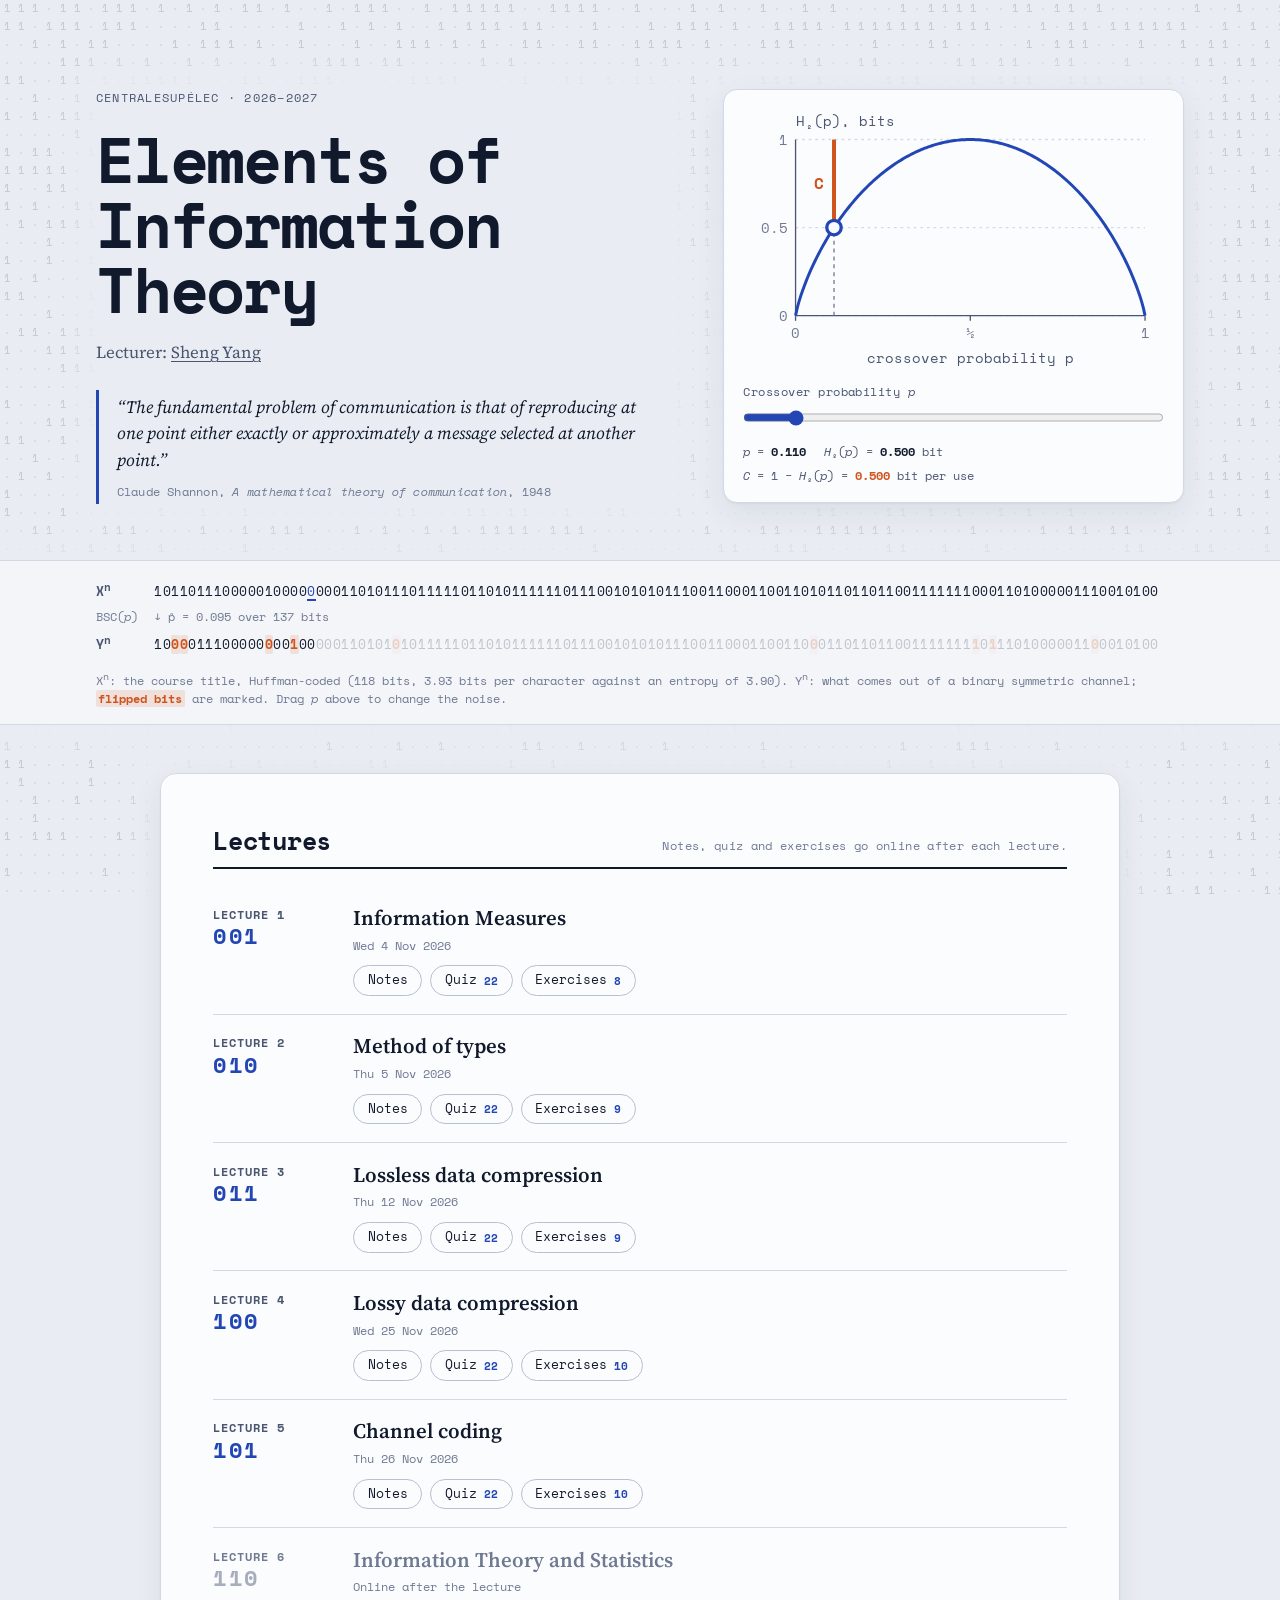
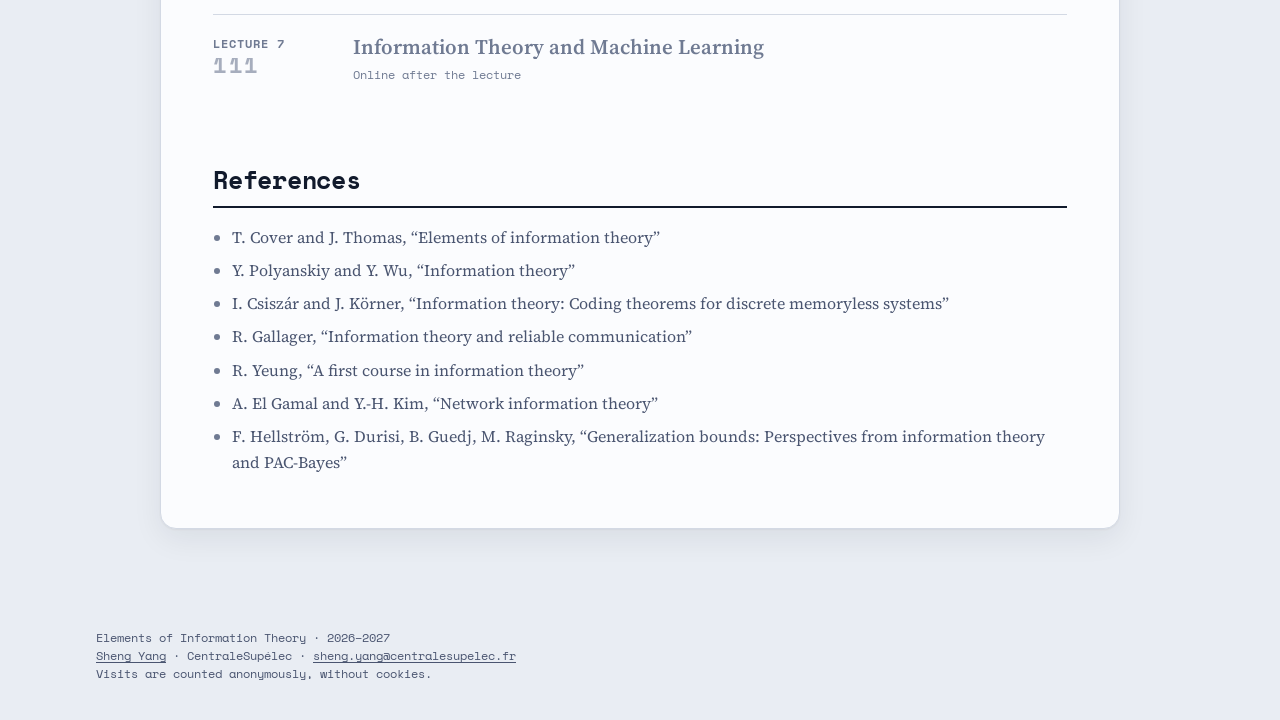
<file: docs/index.html>
<!doctype html>
<html lang="en">
<head>
<meta charset="utf-8">
<meta name="viewport" content="width=device-width, initial-scale=1, viewport-fit=cover">
<title>Elements of Information Theory</title>
<meta name="description" content="Elements of Information Theory: lecture notes, quizzes and exercises.">
<link rel="icon" href="assets/favicon.svg" type="image/svg+xml">
<link rel="preconnect" href="https://fonts.googleapis.com">
<link rel="preconnect" href="https://fonts.gstatic.com" crossorigin>
<link rel="stylesheet" href="https://fonts.googleapis.com/css2?family=Source+Serif+4:ital,opsz,wght@0,8..60,400;0,8..60,600;1,8..60,400&amp;family=Space+Mono:ital,wght@0,400;0,700;1,400&amp;display=swap">
<link rel="stylesheet" href="assets/style.css">

<script defer src="assets/site.js"></script>
<script defer src="https://bit2noisy-telemetry.sheng-yang-e9e.workers.dev/v.js" data-site="it"></script>

</head>
<body>
<canvas id="bitfield" aria-hidden="true"></canvas>
<div class="page page-home">

<header class="hero">
  <div class="wrap hero-grid">
    <div class="hero-text" data-quiet>
      <p class="eyebrow">CentraleSupélec &middot; 2026–2027</p>
      <h1>Elements of Information Theory</h1>
      <p class="byline">Lecturer: <a href="https://l2s.centralesupelec.fr/u/yang-sheng/">Sheng Yang</a></p>
      <blockquote class="shannon"><p>&ldquo;<em>The fundamental problem of communication is that of reproducing at one point either exactly or approximately a message selected at another point.</em>&rdquo;</p><footer>Claude Shannon, <cite>A mathematical theory of communication</cite>, 1948</footer></blockquote>
    </div>
    <figure class="h2-widget" data-h2>
      <svg class="h2-chart" viewBox="0 0 320 200" role="img" aria-label="Binary entropy function H2(p) with the current crossover probability marked" data-x0="40" data-x1="306" data-y0="158" data-y1="24">
  <line class="tick" x1="40.0" y1="158.0" x2="40.0" y2="162.0"/>
  <text class="tick-label" x="40.0" y="175.0" text-anchor="middle">0</text>
  <line class="tick" x1="173.0" y1="158.0" x2="173.0" y2="162.0"/>
  <text class="tick-label" x="173.0" y="175.0" text-anchor="middle">½</text>
  <line class="tick" x1="306.0" y1="158.0" x2="306.0" y2="162.0"/>
  <text class="tick-label" x="306.0" y="175.0" text-anchor="middle">1</text>
  <line class="grid" x1="40.0" y1="158.0" x2="306.0" y2="158.0"/>
  <text class="tick-label" x="34.0" y="162.0" text-anchor="end">0</text>
  <line class="grid" x1="40.0" y1="91.0" x2="306.0" y2="91.0"/>
  <text class="tick-label" x="34.0" y="95.0" text-anchor="end">0.5</text>
  <line class="grid" x1="40.0" y1="24.0" x2="306.0" y2="24.0"/>
  <text class="tick-label" x="34.0" y="28.0" text-anchor="end">1</text>
  <line class="axis" x1="40" y1="158" x2="306" y2="158"/>
  <line class="axis" x1="40" y1="158" x2="40" y2="24"/>
  <polyline class="h2-curve" points="40.00,158.00 41.33,151.91 42.66,147.17 43.99,142.94 45.32,139.05 46.65,135.40 47.98,131.95 49.31,128.67 50.64,125.53 51.97,122.52 53.30,119.62 54.63,116.83 55.96,114.12 57.29,111.50 58.62,108.97 59.95,106.50 61.28,104.11 62.61,101.78 63.94,99.51 65.27,97.31 66.60,95.15 67.93,93.06 69.26,91.01 70.59,89.01 71.92,87.07 73.25,85.16 74.58,83.30 75.91,81.49 77.24,79.71 78.57,77.98 79.90,76.28 81.23,74.62 82.56,73.00 83.89,71.42 85.22,69.87 86.55,68.35 87.88,66.87 89.21,65.42 90.54,64.00 91.87,62.62 93.20,61.26 94.53,59.94 95.86,58.64 97.19,57.38 98.52,56.14 99.85,54.93 101.18,53.75 102.51,52.59 103.84,51.46 105.17,50.36 106.50,49.29 107.83,48.24 109.16,47.22 110.49,46.22 111.82,45.24 113.15,44.29 114.48,43.37 115.81,42.47 117.14,41.59 118.47,40.74 119.80,39.91 121.13,39.10 122.46,38.31 123.79,37.55 125.12,36.81 126.45,36.10 127.78,35.40 129.11,34.73 130.44,34.07 131.77,33.44 133.10,32.83 134.43,32.25 135.76,31.68 137.09,31.13 138.42,30.61 139.75,30.11 141.08,29.62 142.41,29.16 143.74,28.72 145.07,28.29 146.40,27.89 147.73,27.51 149.06,27.15 150.39,26.81 151.72,26.49 153.05,26.18 154.38,25.90 155.71,25.64 157.04,25.40 158.37,25.17 159.70,24.97 161.03,24.78 162.36,24.62 163.69,24.47 165.02,24.35 166.35,24.24 167.68,24.15 169.01,24.09 170.34,24.04 171.67,24.01 173.00,24.00 174.33,24.01 175.66,24.04 176.99,24.09 178.32,24.15 179.65,24.24 180.98,24.35 182.31,24.47 183.64,24.62 184.97,24.78 186.30,24.97 187.63,25.17 188.96,25.40 190.29,25.64 191.62,25.90 192.95,26.18 194.28,26.49 195.61,26.81 196.94,27.15 198.27,27.51 199.60,27.89 200.93,28.29 202.26,28.72 203.59,29.16 204.92,29.62 206.25,30.11 207.58,30.61 208.91,31.13 210.24,31.68 211.57,32.25 212.90,32.83 214.23,33.44 215.56,34.07 216.89,34.73 218.22,35.40 219.55,36.10 220.88,36.81 222.21,37.55 223.54,38.31 224.87,39.10 226.20,39.91 227.53,40.74 228.86,41.59 230.19,42.47 231.52,43.37 232.85,44.29 234.18,45.24 235.51,46.22 236.84,47.22 238.17,48.24 239.50,49.29 240.83,50.36 242.16,51.46 243.49,52.59 244.82,53.75 246.15,54.93 247.48,56.14 248.81,57.38 250.14,58.64 251.47,59.94 252.80,61.26 254.13,62.62 255.46,64.00 256.79,65.42 258.12,66.87 259.45,68.35 260.78,69.87 262.11,71.42 263.44,73.00 264.77,74.62 266.10,76.28 267.43,77.98 268.76,79.71 270.09,81.49 271.42,83.30 272.75,85.16 274.08,87.07 275.41,89.01 276.74,91.01 278.07,93.06 279.40,95.15 280.73,97.31 282.06,99.51 283.39,101.78 284.72,104.11 286.05,106.50 287.38,108.97 288.71,111.50 290.04,114.12 291.37,116.83 292.70,119.62 294.03,122.52 295.36,125.53 296.69,128.67 298.02,131.95 299.35,135.40 300.68,139.05 302.01,142.94 303.34,147.17 304.67,151.91 306.00,158.00"/>
  <line class="cap-bar" data-cap x1="69.26" y1="91.01" x2="69.26" y2="24.00"/>
  <text class="cap-label" data-cap-label x="54.26" y="61.51">C</text>
  <line class="guide" data-guide x1="69.26" y1="158" x2="69.26" y2="91.01"/>
  <circle class="h2-dot" data-dot cx="69.26" cy="91.01" r="5.5"/>
  <text class="axis-label" x="173.0" y="194" text-anchor="middle">crossover probability p</text>
  <text class="axis-label" x="40" y="14" text-anchor="start">H&#8322;(p), bits</text>
</svg>
      <div class="h2-control">
        <label for="crossover">Crossover probability <i>p</i></label>
        <input id="crossover" type="range" min="0" max="1" step="0.005" value="0.11">
      </div>
      <figcaption class="h2-read" aria-live="polite">
        <span><i>p</i> = <b data-out="p">0.110</b></span>
        <span><i>H</i>&#8322;(<i>p</i>) = <b data-out="h">0.500</b> bit</span>
        <span><i>C</i> = 1 &minus; <i>H</i>&#8322;(<i>p</i>) = <b data-out="c">0.500</b> bit per use</span>
      </figcaption>
    </figure>
  </div>
  <div class="channel" data-channel data-bits="1011011100000100000000110101110111110110101111110111001010101110011000110011010110110110011111110001101000001110010100" data-p="0.11" aria-label="The course title, Huffman-coded, sent through a binary symmetric channel">
    <div class="wrap channel-grid">
      <span class="ch-label">X<sup>n</sup></span>
      <div class="ch-row ch-x" data-row="x">1011011100000100000000110101110111110110101111110111001010101110011000110011010110110110011111110001101000001110010100</div>
      <span class="ch-label ch-mid">BSC(<i>p</i>)</span>
      <div class="ch-meter"><span data-out="phat">p&#770; = 0.119 over 118 bits</span></div>
      <span class="ch-label">Y<sup>n</sup></span>
      <div class="ch-row ch-y" data-row="y">1011011<b class="flip">0</b>00000100000<b class="flip">1</b><b class="flip">1</b>01101<b class="flip">1</b>1110111110<b class="flip">0</b>1010111111011<b class="flip">0</b><b class="flip">1</b>010<b class="flip">0</b><b class="flip">1</b>10<b class="flip">0</b>1100110001<b class="flip">0</b>00110101101101100111111100<b class="flip">1</b>1101<b class="flip">1</b>0000111001<b class="flip">1</b>100</div>
    </div>
    <p class="wrap ch-caption">X<sup>n</sup>: the course title, Huffman-coded (118 bits, 3.93 bits per character against an entropy of 3.90). Y<sup>n</sup>: what comes out of a binary symmetric channel; <span class="flip-key">flipped bits</span> are marked. Drag <i>p</i> above to change the noise.</p>
  </div>
</header>
<div class="sheet-wrap wrap"><main class="sheet">
  <section class="block" id="lectures" aria-labelledby="lectures-h">
    <div class="block-head"><h2 id="lectures-h">Lectures</h2><p class="block-sub">Notes, quiz and exercises go online after each lecture.</p></div>
    <ol class="lectures">
<li class="lec is-online">
  <div class="lec-id"><span class="lec-n">Lecture 1</span><span class="lec-bin" title="1 in binary">001</span></div>
  <div class="lec-main">
    <h3><a href="lecture-1.html">Information Measures</a></h3>
    <p class="lec-date">Wed 4 Nov 2026</p>
    <p class="lec-links"><a href="lecture-1.html#notes">Notes</a> <a href="lecture-1.html#quiz">Quiz <span class="count">22</span></a> <a href="lecture-1.html#exercises">Exercises <span class="count">8</span></a></p>
  </div>
</li>
<li class="lec is-online">
  <div class="lec-id"><span class="lec-n">Lecture 2</span><span class="lec-bin" title="2 in binary">010</span></div>
  <div class="lec-main">
    <h3><a href="lecture-2.html">Method of types</a></h3>
    <p class="lec-date">Thu 5 Nov 2026</p>
    <p class="lec-links"><a href="lecture-2.html#notes">Notes</a> <a href="lecture-2.html#quiz">Quiz <span class="count">22</span></a> <a href="lecture-2.html#exercises">Exercises <span class="count">9</span></a></p>
  </div>
</li>
<li class="lec is-online">
  <div class="lec-id"><span class="lec-n">Lecture 3</span><span class="lec-bin" title="3 in binary">011</span></div>
  <div class="lec-main">
    <h3><a href="lecture-3.html">Lossless data compression</a></h3>
    <p class="lec-date">Thu 12 Nov 2026</p>
    <p class="lec-links"><a href="lecture-3.html#notes">Notes</a> <a href="lecture-3.html#quiz">Quiz <span class="count">22</span></a> <a href="lecture-3.html#exercises">Exercises <span class="count">9</span></a></p>
  </div>
</li>
<li class="lec is-online">
  <div class="lec-id"><span class="lec-n">Lecture 4</span><span class="lec-bin" title="4 in binary">100</span></div>
  <div class="lec-main">
    <h3><a href="lecture-4.html">Lossy data compression</a></h3>
    <p class="lec-date">Wed 25 Nov 2026</p>
    <p class="lec-links"><a href="lecture-4.html#notes">Notes</a> <a href="lecture-4.html#quiz">Quiz <span class="count">22</span></a> <a href="lecture-4.html#exercises">Exercises <span class="count">10</span></a></p>
  </div>
</li>
<li class="lec is-online">
  <div class="lec-id"><span class="lec-n">Lecture 5</span><span class="lec-bin" title="5 in binary">101</span></div>
  <div class="lec-main">
    <h3><a href="lecture-5.html">Channel coding</a></h3>
    <p class="lec-date">Thu 26 Nov 2026</p>
    <p class="lec-links"><a href="lecture-5.html#notes">Notes</a> <a href="lecture-5.html#quiz">Quiz <span class="count">22</span></a> <a href="lecture-5.html#exercises">Exercises <span class="count">10</span></a></p>
  </div>
</li>
<li class="lec is-upcoming">
  <div class="lec-id"><span class="lec-n">Lecture 6</span><span class="lec-bin" title="6 in binary">110</span></div>
  <div class="lec-main">
    <h3>Information Theory and Statistics</h3>
    <p class="lec-date">Online after the lecture</p>
  </div>
</li>
<li class="lec is-upcoming">
  <div class="lec-id"><span class="lec-n">Lecture 7</span><span class="lec-bin" title="7 in binary">111</span></div>
  <div class="lec-main">
    <h3>Information Theory and Machine Learning</h3>
    <p class="lec-date">Online after the lecture</p>
  </div>
</li>
    </ol>
  </section>
  <section class="block" id="references" aria-labelledby="refs-h"><div class="block-head"><h2 id="refs-h">References</h2></div><ul class="refs"><li>T. Cover and J. Thomas, “Elements of information theory”</li><li>Y. Polyanskiy and Y. Wu, “Information theory”</li><li>I. Csiszár and J. Körner, “Information theory: Coding theorems for discrete memoryless systems”</li><li>R. Gallager, “Information theory and reliable communication”</li><li>R. Yeung, “A first course in information theory”</li><li>A. El Gamal and Y.-H. Kim, “Network information theory”</li><li>F. Hellström, G. Durisi, B. Guedj, M. Raginsky, “Generalization bounds: Perspectives from information theory and PAC-Bayes”</li></ul></section>
</main></div>
<footer class="site-footer" data-quiet>
  <div class="wrap footer-grid">
    <p class="footer-who">Elements of Information Theory &middot; 2026–2027<br><a href="https://l2s.centralesupelec.fr/u/yang-sheng/">Sheng Yang</a> &middot; CentraleSupélec &middot; <a href="mailto:sheng.yang@centralesupelec.fr">sheng.yang@centralesupelec.fr</a><br>Visits are counted anonymously, without cookies.</p>
  </div>
</footer>
</div>
</body>
</html>
</file>
<file: docs/assets/style.css>
/* Elements of Information Theory: course website
   Colours are tokens; the dark theme only redefines them. */

:root {
  --paper: #e9edf3;
  --sheet: #fbfcfe;
  --band: #f3f5f9;
  --ink: #111a2c;
  --ink-2: #4a5570;
  --ink-3: #6f7a92;
  --rule: #d3d9e4;
  --rule-strong: #b7c0d0;
  --signal: #2346b5;
  --signal-soft: rgba(35, 70, 181, 0.08);
  --noise: #cf531b;
  --noise-soft: rgba(207, 83, 27, 0.13);
  --ok: #1b7a46;
  --ok-soft: rgba(27, 122, 70, 0.09);
  --bad: #b3291f;
  --bad-soft: rgba(179, 41, 31, 0.08);
  --on-accent: #ffffff;
  --bits: rgba(17, 26, 44, 0.17);
  --shadow: 0 1px 2px rgba(17, 26, 44, 0.05), 0 10px 30px rgba(17, 26, 44, 0.07);
  --mono: "Space Mono", ui-monospace, "SFMono-Regular", Menlo, Consolas, "Liberation Mono", monospace;
  --serif: "Source Serif 4", "Source Serif Pro", Georgia, Cambria, "Times New Roman", serif;
  --radius: 10px;
  color-scheme: light;
}

@media (prefers-color-scheme: dark) {
  :root:not([data-theme="light"]) {
    --paper: #0b1020;
    --sheet: #111829;
    --band: #0f1626;
    --ink: #e3e8f2;
    --ink-2: #a1abc0;
    --ink-3: #7c87a0;
    --rule: #263049;
    --rule-strong: #36425f;
    --signal: #8ea6ff;
    --signal-soft: rgba(142, 166, 255, 0.10);
    --noise: #ff9c61;
    --noise-soft: rgba(255, 156, 97, 0.15);
    --ok: #5dc98d;
    --ok-soft: rgba(93, 201, 141, 0.11);
    --bad: #ff8a7f;
    --bad-soft: rgba(255, 138, 127, 0.11);
    --on-accent: #0b1020;
    --bits: rgba(227, 232, 242, 0.11);
    --shadow: 0 1px 2px rgba(0, 0, 0, 0.4), 0 10px 30px rgba(0, 0, 0, 0.28);
    color-scheme: dark;
  }
}

:root[data-theme="dark"] {
  --paper: #0b1020;
  --sheet: #111829;
  --band: #0f1626;
  --ink: #e3e8f2;
  --ink-2: #a1abc0;
  --ink-3: #7c87a0;
  --rule: #263049;
  --rule-strong: #36425f;
  --signal: #8ea6ff;
  --signal-soft: rgba(142, 166, 255, 0.10);
  --noise: #ff9c61;
  --noise-soft: rgba(255, 156, 97, 0.15);
  --ok: #5dc98d;
  --ok-soft: rgba(93, 201, 141, 0.11);
  --bad: #ff8a7f;
  --bad-soft: rgba(255, 138, 127, 0.11);
  --on-accent: #0b1020;
  --bits: rgba(227, 232, 242, 0.11);
  --shadow: 0 1px 2px rgba(0, 0, 0, 0.4), 0 10px 30px rgba(0, 0, 0, 0.28);
  color-scheme: dark;
}

/* ---------------------------------------------------------------- base */

*, *::before, *::after { box-sizing: border-box; }

html { -webkit-text-size-adjust: 100%; text-size-adjust: 100%; scroll-behavior: smooth; }
@media (prefers-reduced-motion: reduce) { html { scroll-behavior: auto; } }

body {
  margin: 0;
  background: var(--paper);
  color: var(--ink);
  font-family: var(--serif);
  font-size: 1.125rem;
  line-height: 1.62;
  font-optical-sizing: auto;
  -webkit-font-smoothing: antialiased;
}

#bitfield {
  position: fixed;
  inset: 0;
  width: 100%;
  height: 100%;
  z-index: 0;
  pointer-events: none;
  display: block;
}

.page { position: relative; z-index: 1; min-height: 100vh; display: flex; flex-direction: column; }
.page > main, .page > .sheet-wrap { flex: 1 0 auto; }

.wrap {
  width: 100%;
  max-width: 1120px;
  margin-inline: auto;
  padding-left: max(16px, env(safe-area-inset-left, 0px));
  padding-right: max(16px, env(safe-area-inset-right, 0px));
}

a { color: var(--signal); text-decoration-thickness: 1px; text-underline-offset: 0.18em; }
a:hover { text-decoration-thickness: 2px; }
:focus-visible { outline: 2px solid var(--signal); outline-offset: 2px; border-radius: 4px; }

h1, h2, h3, h4 { text-wrap: balance; margin: 0; }
p { margin: 0; }
code { font-family: var(--mono); font-size: 0.86em; }
sup.fnref { font-family: var(--mono); font-size: 0.68em; color: var(--signal); }
.sc { font-variant: small-caps; }
.sf { font-family: system-ui, -apple-system, "Segoe UI", sans-serif; font-size: 0.94em; }
.missing { font-family: var(--mono); font-size: 0.8em; color: var(--ink-3); }

.preview-banner {
  position: sticky;
  top: 0;
  z-index: 20;
  background: var(--noise);
  color: var(--on-accent);
  font: 700 0.78rem/1.4 var(--mono);
  letter-spacing: 0.02em;
  text-align: center;
  padding: 0.45rem max(16px, env(safe-area-inset-right, 0px)) 0.45rem max(16px, env(safe-area-inset-left, 0px));
}

.eyebrow, .block-sub, .lec-date, .hint, .crumbs, .huff-cap, .ch-caption, .footer-who {
  font-family: var(--mono);
}

/* ---------------------------------------------------------------- home: hero */

.hero { padding-top: clamp(2.5rem, 7vw, 5.5rem); }

.hero-grid {
  display: grid;
  grid-template-columns: minmax(0, 1.25fr) minmax(0, 1fr);
  gap: clamp(1.5rem, 4vw, 3.5rem);
  align-items: center;
}

.hero-text { display: flex; flex-direction: column; gap: 1.1rem; min-width: 0; }

.eyebrow {
  font-size: 0.78rem;
  letter-spacing: 0.1em;
  text-transform: uppercase;
  color: var(--ink-2);
}

.hero h1 {
  font-family: var(--mono);
  font-weight: 700;
  font-size: clamp(2.2rem, 5.6vw, 4rem);
  line-height: 1.02;
  letter-spacing: -0.035em;
}

.byline { font-size: 1.05rem; color: var(--ink-2); }
.byline a, .lb-lect a { color: inherit; }

.shannon {
  margin: 0.4rem 0 0;
  padding: 0.2rem 0 0.2rem 1.1rem;
  border-left: 3px solid var(--signal);
  max-width: 34rem;
}
.shannon p { font-style: italic; font-size: 1.08rem; line-height: 1.55; }
.shannon footer { margin-top: 0.5rem; font-family: var(--mono); font-size: 0.74rem; color: var(--ink-3); letter-spacing: 0.02em; }
.shannon cite { font-style: italic; }

/* binary entropy widget */
.h2-widget {
  margin: 0;
  background: var(--sheet);
  border: 1px solid var(--rule);
  border-radius: 14px;
  box-shadow: var(--shadow);
  padding: 1.1rem 1.2rem 1rem;
  display: flex;
  flex-direction: column;
  gap: 0.7rem;
  min-width: 0;
}
.h2-chart { width: 100%; height: auto; display: block; overflow: visible; }
.h2-chart .axis { stroke: var(--ink-2); stroke-width: 1; }
.h2-chart .grid { stroke: var(--rule); stroke-width: 1; stroke-dasharray: 2 3; }
.h2-chart .tick { stroke: var(--ink-2); stroke-width: 1; }
.h2-chart .tick-label, .h2-chart .axis-label { fill: var(--ink-3); font-family: var(--mono); font-size: 10.5px; }
.h2-chart .axis-label { fill: var(--ink-2); }
.h2-chart .h2-curve { fill: none; stroke: var(--signal); stroke-width: 2.25; stroke-linejoin: round; }
.h2-chart .guide { stroke: var(--ink-3); stroke-width: 1; stroke-dasharray: 3 3; }
.h2-chart .cap-bar { stroke: var(--noise); stroke-width: 3; stroke-linecap: butt; }
.h2-chart .cap-label { fill: var(--noise); font-family: var(--mono); font-weight: 700; font-size: 12px; }
.h2-chart .h2-dot { fill: var(--sheet); stroke: var(--signal); stroke-width: 2.5; }

.h2-control { display: grid; gap: 0.25rem; }
.h2-control label { font-family: var(--mono); font-size: 0.74rem; letter-spacing: 0.04em; color: var(--ink-2); }
.h2-control input[type="range"] { width: 100%; accent-color: var(--signal); margin: 0; height: 1.6rem; }

.h2-read {
  display: flex;
  flex-wrap: wrap;
  gap: 0.25rem 1.1rem;
  font-family: var(--mono);
  font-size: 0.78rem;
  color: var(--ink-2);
}
.h2-read b { color: var(--ink); font-weight: 700; font-variant-numeric: tabular-nums; }
.h2-read span:last-child b { color: var(--noise); }

/* the channel band */
.channel {
  margin-top: clamp(2rem, 5vw, 3.5rem);
  background: var(--band);
  border-block: 1px solid var(--rule);
  padding-block: 1.1rem 1rem;
}
.channel-grid {
  display: grid;
  grid-template-columns: auto minmax(0, 1fr);
  gap: 0.35rem 1rem;
  align-items: baseline;
}
.ch-label { font: 700 0.8rem/1.6 var(--mono); color: var(--ink-2); white-space: nowrap; }
.ch-label.ch-mid { font-weight: 400; color: var(--ink-3); font-size: 0.72rem; }
.ch-row {
  font: 400 0.8rem/1.65 var(--mono);
  letter-spacing: 0.04em;
  overflow-wrap: anywhere;
  word-break: break-all;
  color: var(--ink);
  min-width: 0;
}
.ch-row span { transition: opacity 0.2s; }
.ch-row .pending { opacity: 0.22; }
.ch-row .head { color: var(--signal); box-shadow: inset 0 -2px 0 var(--signal); }
.ch-row b, .ch-row .flip { font-weight: 700; color: var(--noise); background: var(--noise-soft); border-radius: 2px; }
.ch-meter { font: 400 0.72rem/1.6 var(--mono); color: var(--ink-3); font-variant-numeric: tabular-nums; }
.ch-meter::before { content: "\2193  "; color: var(--ink-3); }
.ch-caption { margin-top: 0.8rem; font-size: 0.72rem; line-height: 1.6; color: var(--ink-3); max-width: 70rem; }
.flip-key { color: var(--noise); background: var(--noise-soft); padding: 0 0.2em; border-radius: 2px; font-weight: 700; }

/* ---------------------------------------------------------------- sheet and blocks */

.sheet-wrap { padding-top: clamp(1.75rem, 4vw, 3rem); padding-bottom: clamp(2.5rem, 6vw, 4.5rem); }

.sheet {
  max-width: 860px;
  margin-inline: auto;
  background: var(--sheet);
  border: 1px solid var(--rule);
  border-radius: 16px;
  box-shadow: var(--shadow);
  padding: clamp(1.25rem, 4.5vw, 3.25rem);
  display: flex;
  flex-direction: column;
  gap: clamp(2.5rem, 6vw, 4rem);
  min-width: 0;
}
.page-home .sheet { max-width: 960px; }

.block { display: flex; flex-direction: column; gap: 1.1rem; min-width: 0; scroll-margin-top: 1.25rem; }

.block-head {
  display: flex;
  flex-wrap: wrap;
  align-items: baseline;
  justify-content: space-between;
  gap: 0.3rem 1rem;
  padding-bottom: 0.65rem;
  border-bottom: 2px solid var(--ink);
}
.block-head h2 {
  font-family: var(--mono);
  font-weight: 700;
  font-size: clamp(1.25rem, 2.6vw, 1.55rem);
  letter-spacing: -0.01em;
  line-height: 1.2;
}
.block-sub { font-size: 0.74rem; color: var(--ink-3); letter-spacing: 0.03em; }

.hint { font-size: 0.76rem; color: var(--ink-3); line-height: 1.5; }
.note { font-size: 0.95rem; color: var(--ink-2); }
h3.minor {
  font-family: var(--mono);
  font-size: 0.78rem;
  font-weight: 700;
  letter-spacing: 0.1em;
  text-transform: uppercase;
  color: var(--ink-2);
  margin-top: 0.4rem;
}

/* ---------------------------------------------------------------- home: lecture list */

.lectures { list-style: none; margin: 0; padding: 0; display: flex; flex-direction: column; }

.lec {
  display: grid;
  grid-template-columns: 7.5rem minmax(0, 1fr);
  gap: 0.4rem 1.25rem;
  padding-block: 1.1rem;
  border-bottom: 1px solid var(--rule);
}
.lec:last-child { border-bottom: 0; }
.lec-id { display: flex; flex-direction: column; gap: 0.15rem; padding-top: 0.2rem; }
.lec-n { font: 700 0.76rem/1.3 var(--mono); letter-spacing: 0.08em; text-transform: uppercase; color: var(--ink-2); }
.lec-bin { font: 700 1.35rem/1.1 var(--mono); letter-spacing: 0.12em; color: var(--signal); }
.lec-main { display: flex; flex-direction: column; gap: 0.3rem; min-width: 0; }
.lec h3 { font-family: var(--serif); font-weight: 600; font-size: 1.3rem; line-height: 1.3; }
.lec h3 a { color: var(--ink); text-decoration: none; }
.lec h3 a:hover { color: var(--signal); text-decoration: underline; }
.lec-date { font-size: 0.74rem; color: var(--ink-3); }
.lec-links { display: flex; flex-wrap: wrap; gap: 0.5rem; margin-top: 0.35rem; }
.lec-links a, .jump a {
  display: inline-flex;
  align-items: center;
  gap: 0.45rem;
  font: 400 0.8rem/1 var(--mono);
  color: var(--ink);
  text-decoration: none;
  border: 1px solid var(--rule-strong);
  border-radius: 999px;
  padding: 0.5rem 0.85rem;
  background: var(--sheet);
}
.lec-links a:hover, .jump a:hover { border-color: var(--signal); color: var(--signal); background: var(--signal-soft); }
.count, .fmt {
  font-size: 0.7rem;
  font-weight: 700;
  color: var(--signal);
}
.is-upcoming .lec-bin { color: var(--ink-3); opacity: 0.6; }
.is-upcoming h3 { color: var(--ink-3); }
.is-upcoming .lec-n { color: var(--ink-3); }

.refs { margin: 0; padding-left: 1.2rem; display: flex; flex-direction: column; gap: 0.45rem; font-size: 1rem; color: var(--ink-2); }
.refs li::marker { color: var(--ink-3); }

/* ---------------------------------------------------------------- lecture header */

.lec-hero { padding-top: clamp(1.25rem, 4vw, 2.5rem); }
.lec-hero .wrap { display: flex; flex-direction: column; gap: 1rem; max-width: 892px; }
.crumbs { font-size: 0.78rem; }
.crumbs a { color: var(--ink-2); text-decoration: none; }
.crumbs a:hover { color: var(--signal); text-decoration: underline; }

.lecture-box {
  background: var(--sheet);
  border: 1.5px solid var(--ink);
  box-shadow: 6px 6px 0 var(--rule-strong);
  padding: 1rem 1.25rem 0.9rem;
  display: flex;
  flex-direction: column;
  gap: 0.9rem;
}
.lb-top, .lb-bottom {
  display: flex;
  flex-wrap: wrap;
  justify-content: space-between;
  gap: 0.2rem 1rem;
  font-family: var(--mono);
  font-size: 0.78rem;
}
.lb-top { font-weight: 700; }
.lb-bottom { color: var(--ink-2); }
.lb-lect { font-style: italic; }
.lecture-box h1 {
  font-family: var(--serif);
  font-weight: 600;
  font-size: clamp(1.65rem, 4.2vw, 2.45rem);
  line-height: 1.15;
  text-align: center;
  padding-block: 0.2rem;
}
.lb-n { color: var(--signal); }

.huff { display: flex; flex-direction: column; gap: 0.35rem; }
.huff-bits {
  font: 400 0.8rem/1.55 var(--mono);
  letter-spacing: 0.06em;
  overflow-wrap: anywhere;
  word-break: break-all;
}
.cw { padding: 0.05em 0; }
.cw0 { color: var(--ink); }
.cw1 { color: var(--signal); background: var(--signal-soft); }
.huff-cap { font-size: 0.7rem; color: var(--ink-3); line-height: 1.5; }

.jump { display: flex; flex-wrap: wrap; gap: 0.5rem; }

/* ---------------------------------------------------------------- notes block */

.summary { font-size: 1.12rem; color: var(--ink-2); max-width: 46rem; }
.summary p + p { margin-top: 0.7em; }

.files { display: flex; flex-direction: column; gap: 0.6rem; }
.file-btn {
  display: grid;
  grid-template-columns: auto minmax(0, 1fr) auto;
  align-items: center;
  gap: 0.9rem;
  padding: 0.85rem 1rem;
  border: 1px solid var(--rule-strong);
  border-radius: var(--radius);
  text-decoration: none;
  color: var(--ink);
  background: var(--sheet);
}
.file-btn:hover { border-color: var(--signal); background: var(--signal-soft); }
.file-kind {
  font: 700 0.72rem/1 var(--mono);
  letter-spacing: 0.06em;
  color: var(--on-accent);
  background: var(--signal);
  border-radius: 6px;
  padding: 0.45rem 0.55rem;
}
.file-name { font-weight: 600; min-width: 0; }
.file-size { font: 400 0.74rem/1 var(--mono); color: var(--ink-3); }

.outline { list-style: none; margin: 0; padding: 0; display: flex; flex-direction: column; gap: 0.3rem; font-size: 1rem; }
.outline li { display: grid; grid-template-columns: 3rem minmax(0, 1fr); gap: 0.6rem; align-items: baseline; }
.outline li.o-l2 { grid-template-columns: 3rem minmax(0, 1fr); padding-left: 3.6rem; color: var(--ink-2); font-size: 0.95rem; }
.o-num { font: 400 0.74rem/1 var(--mono); color: var(--ink-3); font-variant-numeric: tabular-nums; }
.outline li.o-nonum { grid-template-columns: minmax(0, 1fr); }

/* ---------------------------------------------------------------- quiz */

.scoreboard {
  position: sticky;
  top: env(safe-area-inset-top, 0px);
  z-index: 5;
  display: flex;
  flex-wrap: wrap;
  align-items: center;
  gap: 0.5rem 1rem;
  background: var(--sheet);
  border: 1px solid var(--rule);
  border-radius: var(--radius);
  padding: 0.6rem 0.75rem;
  box-shadow: 0 6px 16px -12px rgba(0, 0, 0, 0.35);
}
.has-preview .scoreboard { top: calc(env(safe-area-inset-top, 0px) + 2rem); }
.score-bits { display: flex; flex-wrap: wrap; gap: 3px; }
.sb {
  display: inline-grid;
  place-items: center;
  width: 1.45rem;
  height: 1.7rem;
  border: 1px solid var(--rule-strong);
  border-radius: 4px;
  font: 700 0.78rem/1 var(--mono);
  color: var(--ink-3);
  text-decoration: none;
  background: var(--sheet);
}
.sb:hover { border-color: var(--signal); }
.sb.sb-1 { background: var(--ok); border-color: var(--ok); color: var(--on-accent); }
.sb.sb-0 { background: var(--bad-soft); border-color: var(--bad); color: var(--bad); }
.score-text { font: 400 0.76rem/1.4 var(--mono); color: var(--ink-2); flex: 1 1 12rem; }
.score-text b { color: var(--ink); font-variant-numeric: tabular-nums; }
.btn-quiet {
  font: 400 0.74rem/1 var(--mono);
  color: var(--ink-2);
  background: transparent;
  border: 1px solid var(--rule-strong);
  border-radius: 999px;
  padding: 0.45rem 0.8rem;
  cursor: pointer;
}
.btn-quiet:hover { color: var(--signal); border-color: var(--signal); }
.btn-quiet[disabled] { opacity: 0.45; cursor: default; }

.quiz { list-style: none; margin: 0; padding: 0; display: flex; flex-direction: column; }
.q {
  display: grid;
  grid-template-columns: 2.6rem minmax(0, 1fr);
  gap: 0 0.9rem;
  padding-block: 1.4rem;
  border-bottom: 1px solid var(--rule);
  scroll-margin-top: 5rem;
}
.q:last-child { border-bottom: 0; }
.q-num { font: 700 0.85rem/1.9 var(--mono); color: var(--signal); }
.q-body { display: flex; flex-direction: column; gap: 0.85rem; min-width: 0; }
.q-stem > * + * { margin-top: 0.6em; }
.q-opts { display: flex; flex-direction: column; gap: 0.5rem; }

.opt {
  display: grid;
  grid-template-columns: auto minmax(0, 1fr) auto;
  align-items: center;
  gap: 0.75rem;
  width: 100%;
  text-align: left;
  font: inherit;
  font-size: 1.02rem;
  line-height: 1.5;
  color: var(--ink);
  background: var(--sheet);
  border: 1px solid var(--rule-strong);
  border-radius: var(--radius);
  padding: 0.55rem 0.8rem 0.55rem 0.55rem;
  cursor: pointer;
  transition: border-color 0.15s, background-color 0.15s;
}
.opt:hover:not([disabled]) { border-color: var(--signal); background: var(--signal-soft); }
.opt-letter {
  display: inline-grid;
  place-items: center;
  width: 1.9rem;
  height: 1.9rem;
  border-radius: 6px;
  border: 1px solid var(--rule-strong);
  font: 700 0.85rem/1 var(--mono);
  color: var(--ink-2);
  align-self: start;
}
.opt-text { min-width: 0; overflow-wrap: anywhere; padding-top: 0.12rem; }
.opt-text > * + * { margin-top: 0.4em; }
.opt::after { font: 700 1rem/1 var(--mono); }
.opt[disabled] { cursor: default; }
.answered .opt:not(.is-key):not(.is-wrong) { opacity: 0.58; }
.opt.is-key { border-color: var(--ok); background: var(--ok-soft); }
.opt.is-key .opt-letter { background: var(--ok); border-color: var(--ok); color: var(--on-accent); }
.opt.is-key::after { content: "\2713"; color: var(--ok); }
.opt.is-wrong { border-color: var(--bad); background: var(--bad-soft); }
.opt.is-wrong .opt-letter { background: var(--bad); border-color: var(--bad); color: var(--on-accent); }
.opt.is-wrong::after { content: "\2717"; color: var(--bad); }
.opt.is-chosen { border-width: 2px; padding: calc(0.55rem - 1px) calc(0.8rem - 1px) calc(0.55rem - 1px) calc(0.55rem - 1px); }

.q-feedback { font: 400 0.8rem/1.5 var(--mono); min-height: 1.2em; color: var(--ink-2); }
.q-feedback.good { color: var(--ok); }
.q-feedback.bad { color: var(--bad); }
.q-feedback:empty { display: none; }

/* ---------------------------------------------------------------- exercises */

.problems { list-style: none; margin: 0; padding: 0; display: flex; flex-direction: column; }
.problem {
  padding-block: 1.5rem;
  border-bottom: 1px solid var(--rule);
  display: flex;
  flex-direction: column;
  gap: 0.75rem;
  min-width: 0;
  scroll-margin-top: 1rem;
}
.problem:last-child { border-bottom: 0; }
.p-head { display: flex; flex-wrap: wrap; align-items: baseline; gap: 0.3rem 0.75rem; font-weight: 400; }
.p-num { font: 700 0.78rem/1.4 var(--mono); letter-spacing: 0.08em; text-transform: uppercase; color: var(--signal); }
.p-title { font-family: var(--serif); font-weight: 600; font-size: 1.15rem; line-height: 1.35; }
.p-ref {
  font: 400 0.7rem/1 var(--mono);
  color: var(--ink-2);
  border: 1px solid var(--rule-strong);
  border-radius: 999px;
  padding: 0.3rem 0.55rem;
}
.p-body > * + *, .p-intro > * + *, .solution-body > * + * { margin-top: 0.75em; }
.fn-list { margin: 0; padding-left: 1.4rem; font-size: 0.88rem; color: var(--ink-2); }

details.solution {
  border: 1px solid var(--rule);
  border-radius: var(--radius);
  background: var(--band);
}
details.solution > summary {
  cursor: pointer;
  list-style: none;
  font: 700 0.78rem/1 var(--mono);
  letter-spacing: 0.06em;
  text-transform: uppercase;
  color: var(--ok);
  padding: 0.8rem 1rem;
}
details.solution > summary::-webkit-details-marker { display: none; }
details.solution > summary::before { content: "\25B8  "; }
details.solution[open] > summary::before { content: "\25BE  "; }
.solution-body { padding: 0 1rem 1rem; border-top: 1px dashed var(--rule-strong); padding-top: 0.9rem; }

/* ---------------------------------------------------------------- converted LaTeX */

.math-display { overflow-x: auto; overflow-y: hidden; margin: 0.5em 0; padding-block: 0.15em; max-width: 100%; }
mjx-container.wide-inline { display: inline-block; max-width: 100%; overflow-x: auto; overflow-y: hidden; vertical-align: middle; padding-block: 0.1em; }
.math-display mjx-container[display="true"] { margin: 0 !important; }
mjx-container { color: inherit; }
mjx-container[jax="SVG"] > svg { max-width: none; }

.tex-list { margin: 0.5em 0 0; padding-left: 2.1em; display: flex; flex-direction: column; gap: 0.35em; }
.tex-list > li { min-width: 0; }
ul.tex-list { list-style-type: disc; }
ul.tex-list ul.tex-list { list-style-type: "\2013  "; }
ul.tex-list ul.tex-list ul.tex-list { list-style-type: "\2217  "; }
ul.tex-list > li::marker { color: var(--ink-2); }
.tex-desc { list-style: none; padding-left: 0.5em; }
.item-label { font-weight: 600; }

ol.tex-list { list-style: none; counter-reset: tl; }
ol.tex-list > li { counter-increment: tl; position: relative; }
ol.tex-list > li::before {
  position: absolute;
  right: calc(100% + 0.55em);
  white-space: nowrap;
  font-variant-numeric: tabular-nums;
  color: var(--ink-2);
}
.enum-decimal.enum-dot > li::before { content: counter(tl, decimal) "."; }
.enum-decimal.enum-paren > li::before { content: "(" counter(tl, decimal) ")"; }
.enum-decimal.enum-rparen > li::before { content: counter(tl, decimal) ")"; }
.enum-lower-alpha.enum-dot > li::before { content: counter(tl, lower-alpha) "."; }
.enum-lower-alpha.enum-paren > li::before { content: "(" counter(tl, lower-alpha) ")"; }
.enum-lower-alpha.enum-rparen > li::before { content: counter(tl, lower-alpha) ")"; }
.enum-upper-alpha.enum-dot > li::before { content: counter(tl, upper-alpha) "."; }
.enum-upper-alpha.enum-paren > li::before { content: "(" counter(tl, upper-alpha) ")"; }
.enum-upper-alpha.enum-rparen > li::before { content: counter(tl, upper-alpha) ")"; }
.enum-lower-roman.enum-dot > li::before { content: counter(tl, lower-roman) "."; }
.enum-lower-roman.enum-paren > li::before { content: "(" counter(tl, lower-roman) ")"; }
.enum-lower-roman.enum-rparen > li::before { content: counter(tl, lower-roman) ")"; }
.enum-upper-roman.enum-dot > li::before { content: counter(tl, upper-roman) "."; }
.enum-upper-roman.enum-paren > li::before { content: "(" counter(tl, upper-roman) ")"; }
.enum-upper-roman.enum-rparen > li::before { content: counter(tl, upper-roman) ")"; }

.tex-center { text-align: center; }
.tex-center .table-wrap { display: flex; justify-content: center; }
.tex-quote { margin-left: 1.5em; color: var(--ink-2); }
.tex-block > * + *, .tex-center > * + *, .tex-quote > * + * { margin-top: 0.6em; }
.tex-h { font-family: var(--serif); font-weight: 600; font-size: 1.05rem; margin-top: 0.4em; }
.tex-thm, .tex-proof { padding-left: 0.9rem; border-left: 2px solid var(--rule-strong); }
.tex-float { margin: 0.75em 0; }
.tex-float figcaption { font-size: 0.9rem; color: var(--ink-2); margin-top: 0.4em; text-align: center; }

.table-wrap { overflow-x: auto; max-width: 100%; }
.tex-table { border-collapse: collapse; margin: 0.4em auto; font-size: 0.98rem; }
.tex-table td { padding: 0.3em 0.75em; vertical-align: middle; }
.tex-table td.al-left { text-align: left; }
.tex-table td.al-center { text-align: center; }
.tex-table td.al-right { text-align: right; }
.tex-table td.bl { border-left: 1px solid var(--ink-2); }
.tex-table td.br { border-right: 1px solid var(--ink-2); }
.tex-table tr.ht > td { border-top: 1px solid var(--ink-2); }
.tex-table tr.hb > td { border-bottom: 1px solid var(--ink-2); }

/* ---------------------------------------------------------------- pager and footer */

.pager {
  display: grid;
  grid-template-columns: repeat(2, minmax(0, 1fr));
  gap: 0.75rem;
  border-top: 2px solid var(--ink);
  padding-top: 1.25rem;
}
.pager a {
  display: flex;
  flex-direction: column;
  gap: 0.2rem;
  text-decoration: none;
  color: var(--ink);
  border: 1px solid var(--rule-strong);
  border-radius: var(--radius);
  padding: 0.8rem 1rem;
  min-width: 0;
}
.pager a:hover { border-color: var(--signal); background: var(--signal-soft); }
.pager .next { grid-column: 2; text-align: right; }
.pager .dir { font: 400 0.74rem/1.3 var(--mono); color: var(--signal); }
.pager .ttl { font-weight: 600; font-size: 1rem; line-height: 1.35; }

.site-footer { padding-block: 1.75rem 2.25rem; }
.footer-grid {
  display: grid;
  grid-template-columns: minmax(0, 1fr);
  gap: 1rem;
  font-size: 0.72rem;
  line-height: 1.6;
  color: var(--ink-2);
}
.footer-who a { color: var(--ink-2); }

/* ---------------------------------------------------------------- class notes on the page */

.cn-summary {
  font-size: 1.02rem;
  color: var(--ink);
  max-width: none;
  border: 1px solid var(--rule-strong);
  border-left: 4px solid var(--signal);
  border-radius: var(--radius);
  background: var(--signal-soft);
  padding: 0.9rem 1.1rem 1rem;
}
.cn-summary h3.minor { margin-bottom: 0.35rem; color: var(--signal); }
.cn-summary .tex-list { margin-top: 0.2em; }

.outline-links a { color: inherit; text-decoration: none; border-bottom: 1px solid var(--rule-strong); }
.outline-links a:hover { color: var(--signal); border-bottom-color: var(--signal); }

.cnotes { min-width: 0; border-top: 1px solid var(--rule); padding-top: 0.4rem; }
.cnotes > * + *, .cn-front > * + * { margin-top: 0.7em; }
.cnotes .cn-h { font-family: var(--serif); font-weight: 600; color: var(--ink); scroll-margin-top: 1.25rem; line-height: 1.3; }
.cnotes h3.cn-l1 { font-size: 1.45rem; margin-top: 2.4rem; padding-bottom: 0.35rem; border-bottom: 1px solid var(--rule); }
.cnotes h4.cn-l2 { font-size: 1.17rem; margin-top: 1.8rem; }
.cnotes h5.cn-l3 { font-size: 1.03rem; margin-top: 1.3rem; }
.cn-num { font: 400 0.78em/1 var(--mono); color: var(--signal); margin-right: 0.5em; font-variant-numeric: tabular-nums; }
.cnotes .tex-h { margin-top: 1.4em; }
.cnotes .tex-block { min-width: 0; }

figure.tikz { margin: 1rem 0; text-align: center; }
figure.tikz img { display: inline-block; max-width: 100%; height: auto; }
@media (prefers-color-scheme: dark) {
  :root:not([data-theme="light"]) figure.tikz img { filter: invert(0.92) hue-rotate(180deg); }
}
:root[data-theme="dark"] figure.tikz img { filter: invert(0.92) hue-rotate(180deg); }

/* framed statements of the class notes: \fbox{\begin{minipage}...} */
.cn-box { border: 1px solid var(--rule-strong); border-radius: 6px; padding: 0.75rem 1rem; margin: 1rem 0; background: var(--sheet); text-align: left; }
.cn-box > .tex-block > * + * { margin-top: 0.6em; }
.cn-fbox { border: 1px solid var(--rule-strong); padding: 0 0.25em; }

/* web-only illustrations (theme/widgets/<name>.js draws into them) */
.widget {
  margin: 1.4rem 0;
  border: 1px solid var(--rule-strong);
  border-radius: var(--radius);
  background: var(--band);
  padding: clamp(0.8rem, 2.5vw, 1.2rem);
  min-width: 0;
}
.widget:empty { display: none; }

/* ---------------------------------------------------------------- narrow screens */

@media (max-width: 820px) {
  .hero-grid { grid-template-columns: minmax(0, 1fr); }
  .h2-widget { max-width: 30rem; }
}

@media (max-width: 560px) {
  body { font-size: 1.0625rem; }
  .scoreboard { position: static; box-shadow: none; }
  .sb { width: 1.3rem; height: 1.55rem; font-size: 0.72rem; }
  .sheet { border-radius: 12px; }
  .lec { grid-template-columns: minmax(0, 1fr); gap: 0.35rem; }
  .lec-id { flex-direction: row; align-items: baseline; gap: 0.6rem; padding-top: 0; }
  .lec-bin { font-size: 0.95rem; }
  .q { grid-template-columns: minmax(0, 1fr); gap: 0.4rem; }
  .pager { grid-template-columns: minmax(0, 1fr); }
  .pager .next { grid-column: 1; }
  .lecture-box { box-shadow: 4px 4px 0 var(--rule-strong); padding: 0.85rem 0.9rem 0.8rem; }
  .file-btn { grid-template-columns: auto minmax(0, 1fr); }
  .file-size { grid-column: 2; }
  .tex-list { padding-left: 1.8em; }
  .outline li.o-l2 { padding-left: 1.2rem; }
}

/* ---------------------------------------------------------------- print */

@media print {
  #bitfield, .jump, .scoreboard, .pager, .preview-banner, .channel, .h2-widget, .huff { display: none !important; }
  body { background: #fff; color: #000; font-size: 11pt; }
  .sheet { box-shadow: none; border: 0; padding: 0; max-width: none; }
  .lecture-box { box-shadow: none; }
  details.solution { display: none; }
  a { color: inherit; }
}
</file>
